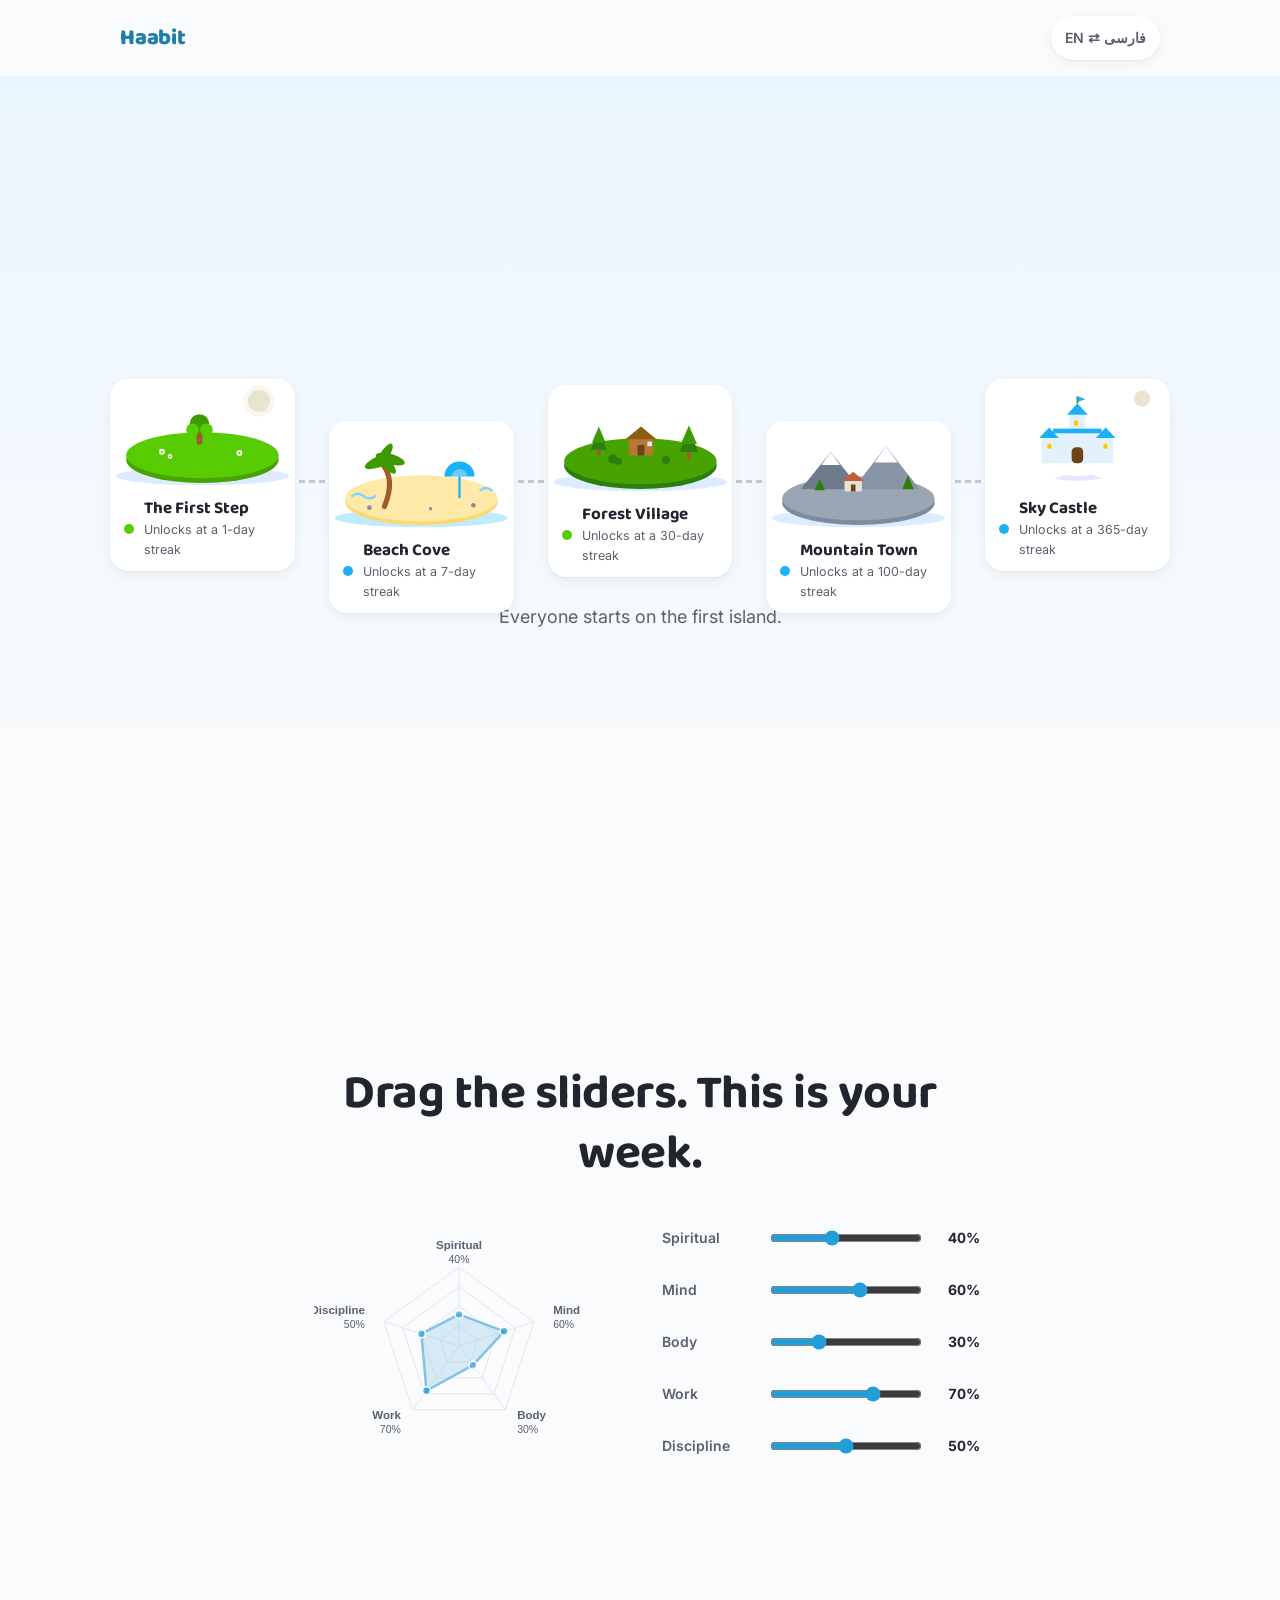
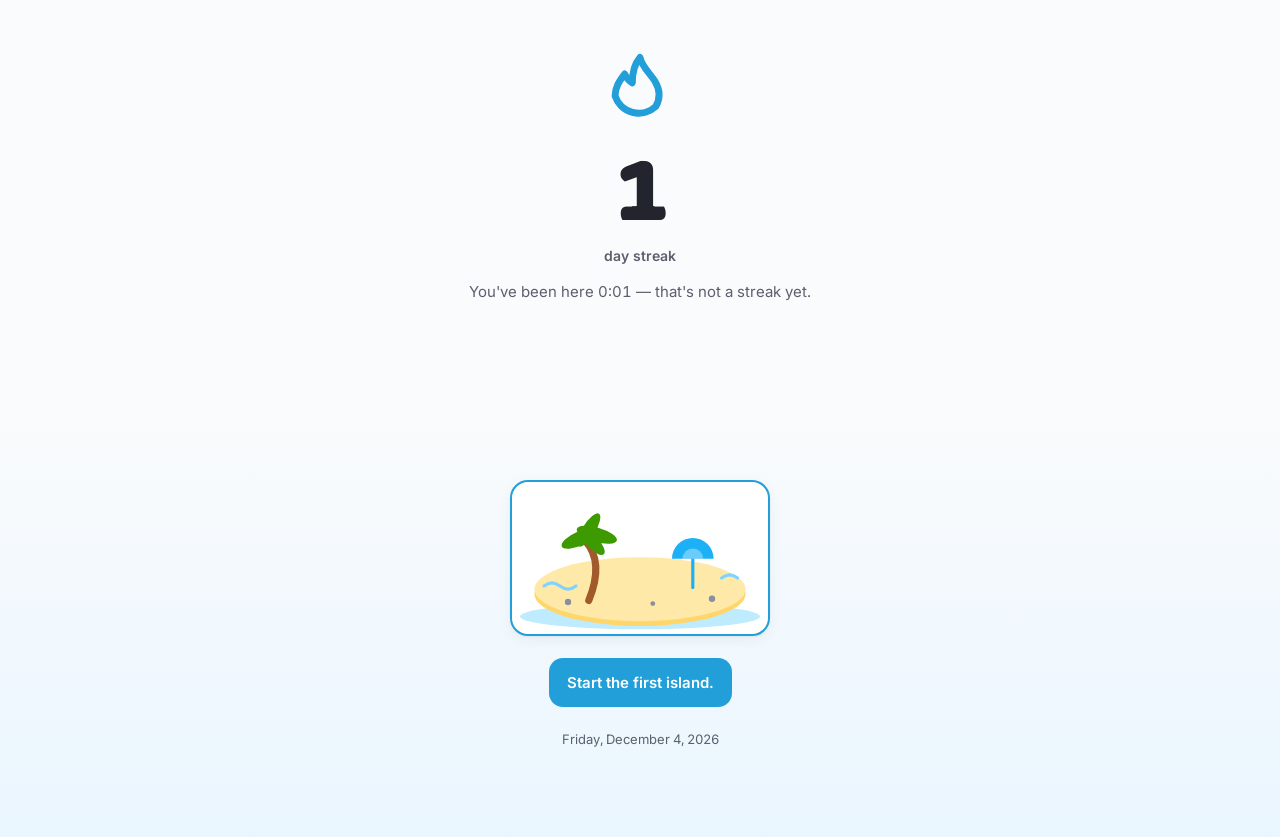
<file: landing.html>
<!DOCTYPE html>
<html lang="en" dir="ltr">
<head>
<meta charset="UTF-8" />
<meta name="viewport" content="width=device-width, initial-scale=1, viewport-fit=cover" />
<meta name="theme-color" content="#FAFBFC" />
<meta name="description" content="Haabit — build habits, grow your persistence, unlock your world." />
<title>Haabit — Everyone starts on the first island.</title>
<link rel="preconnect" href="https://fonts.googleapis.com" />
<link rel="preconnect" href="https://fonts.gstatic.com" crossorigin />
<link href="https://fonts.googleapis.com/css2?family=Baloo+2:wght@500;700;800&family=Inter:wght@400;600;700&family=Vazirmatn:wght@400;700;800&display=swap" rel="stylesheet" />
<link rel="stylesheet" href="css/landing.css" />
</head>
<body>

<nav class="topbar">
  <a class="wordmark" href="landing.html">Haabit</a>
  <button class="lang-toggle" id="langToggle" type="button" aria-label="Switch language">EN ⇄ فارسی</button>
</nav>

<!-- ===== Section A/B: the fogged map — the page itself is the pitch ===== -->
<header class="hero">
  <div class="world" id="heroWorld"><!-- islands built by js/landing.js --></div>
  <p class="hero-line" data-i18n="landingHeroLine">Everyone starts on the first island.</p>
</header>

<main>
  <!-- ===== Section C: interactive radar toy ===== -->
  <section class="sec sec-radar">
    <h2 class="sec-line" data-i18n="landingDrag">Drag the sliders. This is your week.</h2>
    <div class="radar-wrap">
      <div class="radar-stage">
        <canvas id="radarCanvas" role="img" aria-label="Balance radar"></canvas>
      </div>
      <div class="sliders" id="radarSliders"><!-- sliders built by js/landing.js --></div>
    </div>
  </section>

  <!-- ===== Section D: streak flame, live counter ===== -->
  <section class="sec sec-flame">
    <div class="flame-big" id="flameIcon" aria-hidden="true"></div>
    <div class="flame-count">
      <b id="flameNum">0</b>
      <span data-i18n="dayStreak">day streak</span>
    </div>
    <p class="flame-cap" id="flameCap">You've been here 0:00 — that's not a streak yet.</p>
  </section>

  <!-- ===== Section F: close / CTA ===== -->
  <section class="sec sec-cta">
    <div class="cta-island" id="ctaIsland" aria-hidden="true"></div>
    <a class="btn primary" id="ctaBtn" href="index.html" data-i18n="landingCta">Start the first island.</a>
    <p class="cta-date" id="dateChip"></p>
  </section>
</main>

<noscript><p style="text-align:center;padding:24px">Haabit's landing page needs JavaScript to render the map. The app itself lives at index.html.</p></noscript>

<script src="js/util.js"></script>
<script src="js/i18n.js"></script>
<script src="js/jalali.js"></script>
<script src="js/map.js"></script>
<script src="js/streaks.js"></script>
<script src="js/landing.js"></script>
</body>
</html>
</file>
<file: css/landing.css>
/* ==========================================================================
   Haabit — landing page ("fog of war" map, radar toy, flame counter)
   NOTE: the :root tokens mirror css/styles.css and js/store.js PALETTE —
   keep them in sync with the app, do not invent new brand colors.
   ========================================================================== */

:root {
  --green: #229ED9;    /* Telegram blue (official) — primary */
  --green-dark: #1B7FA8;
  --blue: #58CC02;     /* green becomes the secondary accent */
  --slate: #5B5F6E;
  --ink: #22242E;
  --sky: #EAF6FF;
  --paper: #FAFBFC;
  --fog: #E4E6EE;
  --card: #FFFFFF;
  --accent: #229ED9; /* consumed by U.progressColor() in the radar toy */
  --radius: 18px;
  --shadow-card: 0 1px 2px rgba(18, 22, 33, 0.05), 0 4px 14px rgba(18, 22, 33, 0.05);
  --ease: cubic-bezier(.25, .72, .3, 1);
  --font-display: 'Baloo 2', 'Vazirmatn', -apple-system, 'Segoe UI', sans-serif;
  --font-body: 'Inter', -apple-system, BlinkMacSystemFont, 'Segoe UI', Roboto, sans-serif;
}
html[lang="fa"] {
  --font-display: 'Vazirmatn', Tahoma, 'Segoe UI', sans-serif;
  --font-body: 'Vazirmatn', Tahoma, 'Segoe UI', sans-serif;
}

* { margin: 0; padding: 0; box-sizing: border-box; -webkit-tap-highlight-color: transparent; }
html { color-scheme: light; scroll-behavior: smooth; }
body {
  font-family: var(--font-body);
  background: var(--paper);
  color: var(--ink);
  font-size: 16px;
  line-height: 1.55;
  -webkit-font-smoothing: antialiased;
}
button { font: inherit; border: none; background: none; cursor: pointer; color: inherit; touch-action: manipulation; }
a { color: inherit; text-decoration: none; }
svg { display: block; }

:focus-visible { outline: 3px solid rgba(34, 158, 217, 0.55); outline-offset: 2px; border-radius: 8px; }

/* ---------- top bar: wordmark + language toggle ---------- */
.topbar {
  display: flex; align-items: center; justify-content: space-between;
  max-width: 1080px; margin: 0 auto; padding: 16px 20px;
  transition: opacity .22s var(--ease), transform .22s var(--ease);
}
.wordmark {
  font-family: var(--font-display); font-weight: 800;
  font-size: 22px; color: var(--green-dark); letter-spacing: -0.01em;
}
.lang-toggle {
  font-size: 14px; font-weight: 600; color: var(--slate);
  padding: 8px 14px; min-height: 44px; border-radius: 999px;
  background: var(--card); box-shadow: var(--shadow-card);
  display: inline-flex; align-items: center;
}

/* ---------- hero: the fogged map ---------- */
.hero {
  min-height: 100vh; min-height: 100svh;
  display: flex; flex-direction: column; justify-content: center; gap: 26px;
  background: linear-gradient(180deg, var(--sky) 0%, var(--paper) 82%);
  padding: 8px 20px 44px;
  transition: opacity .22s var(--ease), transform .22s var(--ease);
}
.world {
  display: flex; flex-direction: column; align-items: stretch;
  max-width: 440px; margin: 0 auto; width: 100%;
}
.hero-line { text-align: center; font-size: 17px; color: var(--slate); }

/* islands — mirrored from the app's .island / .lock-chip styles */
.island {
  position: relative; background: var(--card);
  border-radius: var(--radius); box-shadow: var(--shadow-card); overflow: hidden;
}
.art-wrap { position: relative; overflow: hidden; border-radius: var(--radius) var(--radius) 0 0; }
.island-art svg { width: 100%; height: auto; }
.island.locked .island-art { filter: grayscale(0.9) opacity(0.55); transition: filter .9s var(--ease); }
.lock-chip {
  position: absolute; top: 10px; inset-inline-end: 10px; z-index: 2;
  background: #2A2C35; color: #fff; font-size: 13px;
  padding: 5px 9px; border-radius: 999px;
  transition: opacity .6s var(--ease);
}
.fog {
  position: absolute; inset: 0; z-index: 1; pointer-events: none;
  background: linear-gradient(180deg, rgba(228, 230, 238, .42) 0%, rgba(228, 230, 238, .9) 100%);
  transition: opacity .9s var(--ease), transform .9s var(--ease);
}
@supports ((backdrop-filter: blur(2px)) or (-webkit-backdrop-filter: blur(2px))) {
  .fog {
    background: rgba(228, 230, 238, 0.34);
    backdrop-filter: blur(7px) grayscale(0.55);
    -webkit-backdrop-filter: blur(7px) grayscale(0.55);
  }
}
.island.revealed .fog { opacity: 0; transform: translateY(-16px); }
.island.revealed .island-art { filter: none; }
.island.revealed .lock-chip { opacity: 0; }
.no-anim, .no-anim * { transition: none !important; animation: none !important; }

.island-meta { display: flex; align-items: center; gap: 10px; padding: 10px 14px 12px; }
.island-dot { width: 10px; height: 10px; border-radius: 50%; flex: none; }
.island-txt { min-width: 0; }
.island-name { font-family: var(--font-display); font-size: 17px; font-weight: 700; line-height: 1.2; }
.island-sub { font-size: 12.5px; color: var(--slate); margin-top: 1px; }

.trail { width: 0; height: 36px; border-inline-start: 3px dashed #C4C8D2; margin: 4px auto; flex: none; }

/* ---------- sections ---------- */
.sec { max-width: 720px; margin: 0 auto; padding: 72px 20px; transition: opacity .22s var(--ease), transform .22s var(--ease); }
.sec-line {
  font-family: var(--font-display); font-weight: 700;
  font-size: 30px; line-height: 1.25; letter-spacing: -0.01em;
  text-align: center; margin-bottom: 30px;
}
main { transition: opacity .22s var(--ease), transform .22s var(--ease); }

/* RTL flip: brief crossfade + lift while direction swaps (skipped for reduced motion) */
.lang-flip { opacity: 0.15; transform: translateY(10px); }

/* ---------- radar toy ---------- */
.radar-wrap { display: flex; flex-direction: column; align-items: center; gap: 22px; }
.radar-stage { width: 100%; max-width: 460px; display: flex; justify-content: center; }
#radarCanvas { max-width: 100%; }
.sliders { width: 100%; max-width: 460px; display: flex; flex-direction: column; gap: 4px; }
.slider-row { display: flex; align-items: center; gap: 12px; min-height: 48px; }
.slider-row label { flex: none; width: 96px; font-size: 14px; font-weight: 600; color: var(--slate); }
.slider-row output {
  flex: none; width: 46px; text-align: end;
  font-weight: 700; font-size: 14px; font-variant-numeric: tabular-nums;
}
.slider-row input[type="range"] { flex: 1; min-height: 44px; accent-color: var(--green); }

/* ---------- flame counter ---------- */
.sec-flame { text-align: center; }
.flame-big { color: var(--green); display: flex; justify-content: center; }
.flame-big svg { width: 92px; height: 92px; }
.flame-count { margin-top: 6px; }
.flame-count b {
  display: inline-block; min-width: 2ch;
  font-family: var(--font-display); font-weight: 800;
  font-size: clamp(56px, 14vw, 96px); line-height: 1.05; letter-spacing: -0.03em;
  font-variant-numeric: tabular-nums;
}
.flame-count span { display: block; font-size: 14px; font-weight: 600; color: var(--slate); }
.flame-cap { margin-top: 14px; font-size: 15px; color: var(--slate); font-variant-numeric: tabular-nums; }

/* ---------- close / CTA ---------- */
.sec-cta {
  max-width: none;
  display: flex; flex-direction: column; align-items: center; gap: 22px;
  padding: 84px 20px;
  background: linear-gradient(180deg, var(--paper) 0%, var(--sky) 100%);
}
.cta-island { width: min(260px, 70vw); }
.cta-island .island { border: 2px solid var(--green); animation: glow 2.8s ease-in-out infinite; }
@keyframes glow {
  0%, 100% { box-shadow: 0 0 0 0 rgba(34, 158, 217, 0); }
  50% { box-shadow: 0 0 30px 5px rgba(34, 158, 217, 0.3); }
}
/* button mirrors the app's .btn / .btn.primary declarations verbatim */
.btn {
  display: inline-flex; align-items: center; justify-content: center;
  padding: 13px 18px; border-radius: 14px; font-size: 15px; font-weight: 600;
}
.btn.primary { background: var(--green); color: #fff; }
.btn.primary:active { filter: brightness(0.94); }
.cta-date { font-size: 13px; color: var(--slate); font-variant-numeric: tabular-nums; }

/* ---------- responsive: desktop chain ---------- */
@media (min-width: 768px) {
  .world { flex-direction: row; align-items: center; max-width: 1060px; }
  .world .island { flex: 1 1 0; min-width: 0; }
  .world .trail {
    width: 26px; height: 0; margin: 0 4px;
    border-inline-start: none; border-top: 3px dashed #C4C8D2;
  }
  .world section.island:nth-of-type(2n) { transform: translateY(26px); }
  .world section.island:nth-of-type(4n+1) { transform: translateY(-6px); }
  .hero-line { font-size: 18px; }
  .sec-line { font-size: 40px; }
  .radar-wrap { flex-direction: row; justify-content: center; gap: 44px; }
}
@media (min-width: 1080px) {
  .world section.island:nth-of-type(2n) { transform: translateY(36px); }
  .sec-line { font-size: 48px; }
  .sec { padding: 88px 20px; }
}
@media (max-width: 480px) {
  .topbar { padding: 12px 14px; }
  .hero { padding: 8px 14px 36px; gap: 20px; }
  .sec { padding: 56px 16px; }
  .sec-line { font-size: 26px; }
  .flame-big svg { width: 76px; height: 76px; }
}

/* ---------- reduced motion: everything lands instantly ---------- */
@media (prefers-reduced-motion: reduce) {
  *, *::before, *::after { transition-duration: 0.01ms !important; animation-duration: 0.01ms !important; }
  html { scroll-behavior: auto; }
}
</file>
